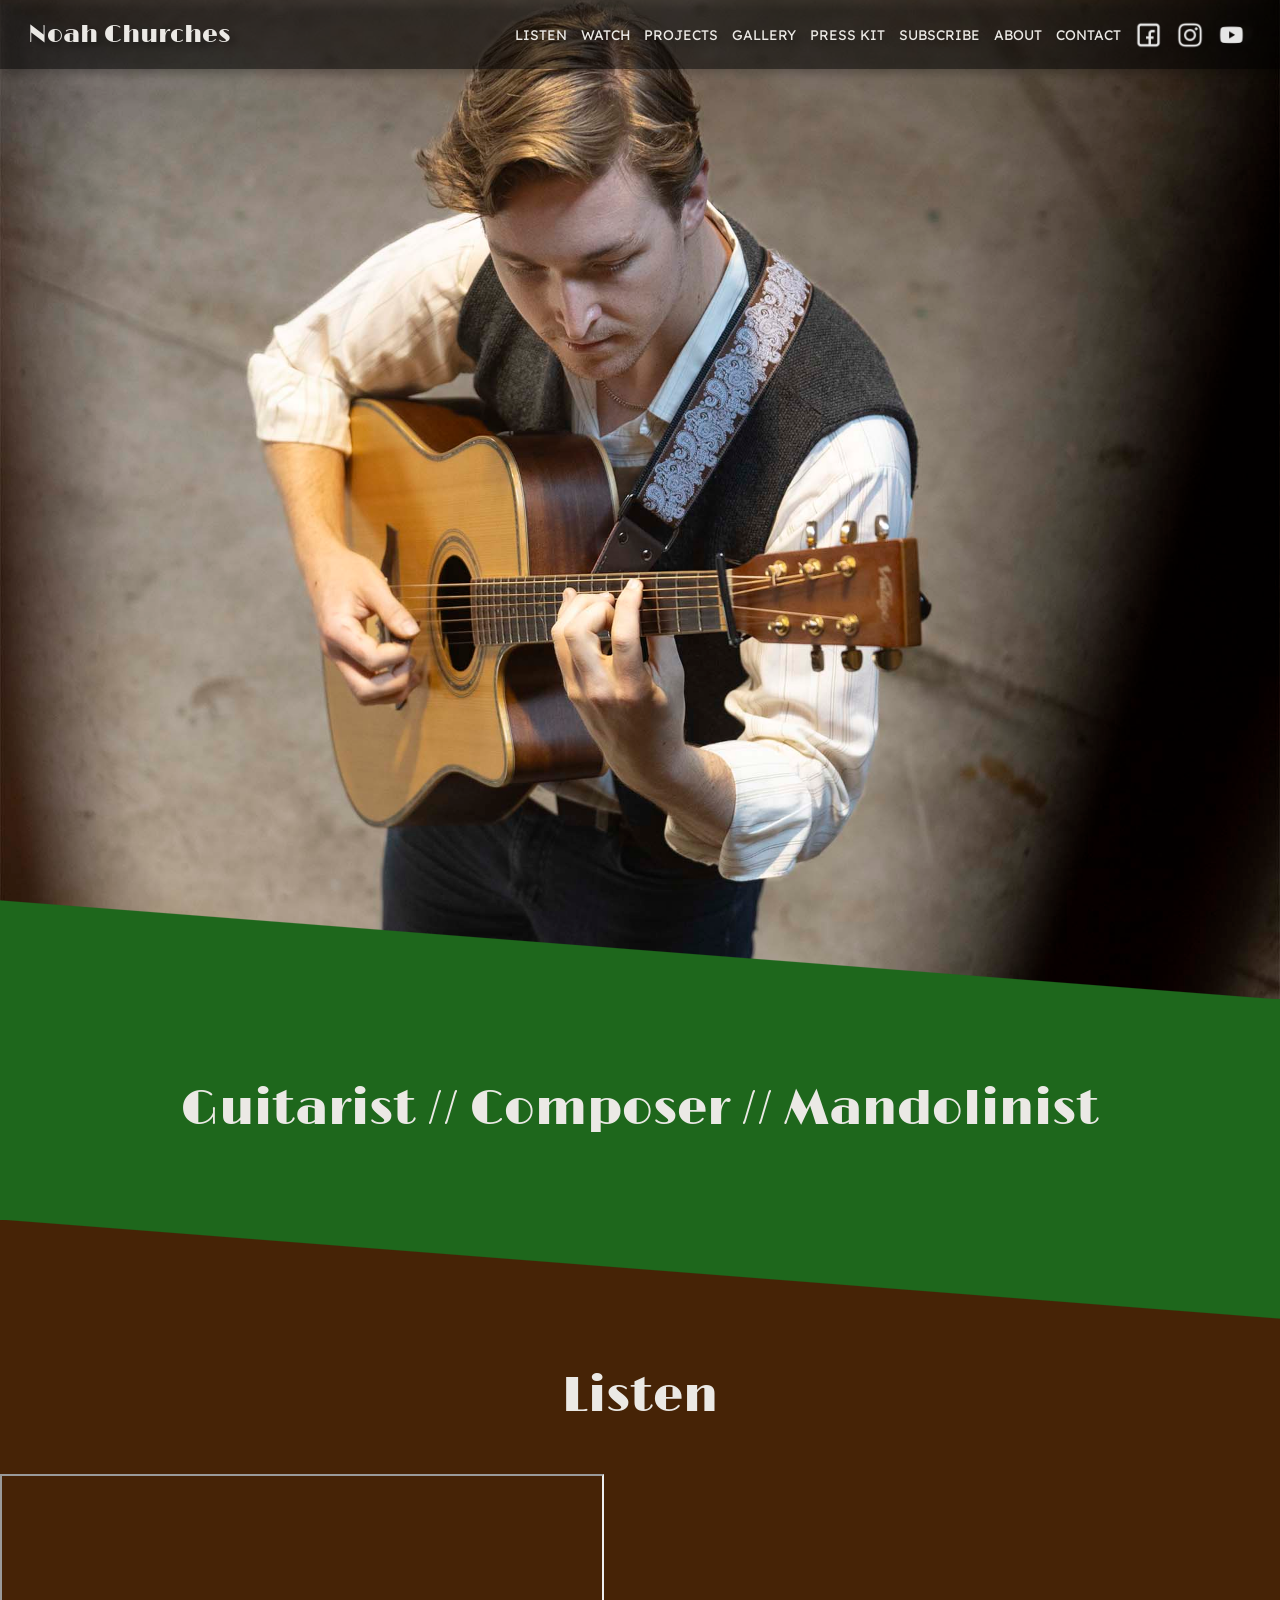
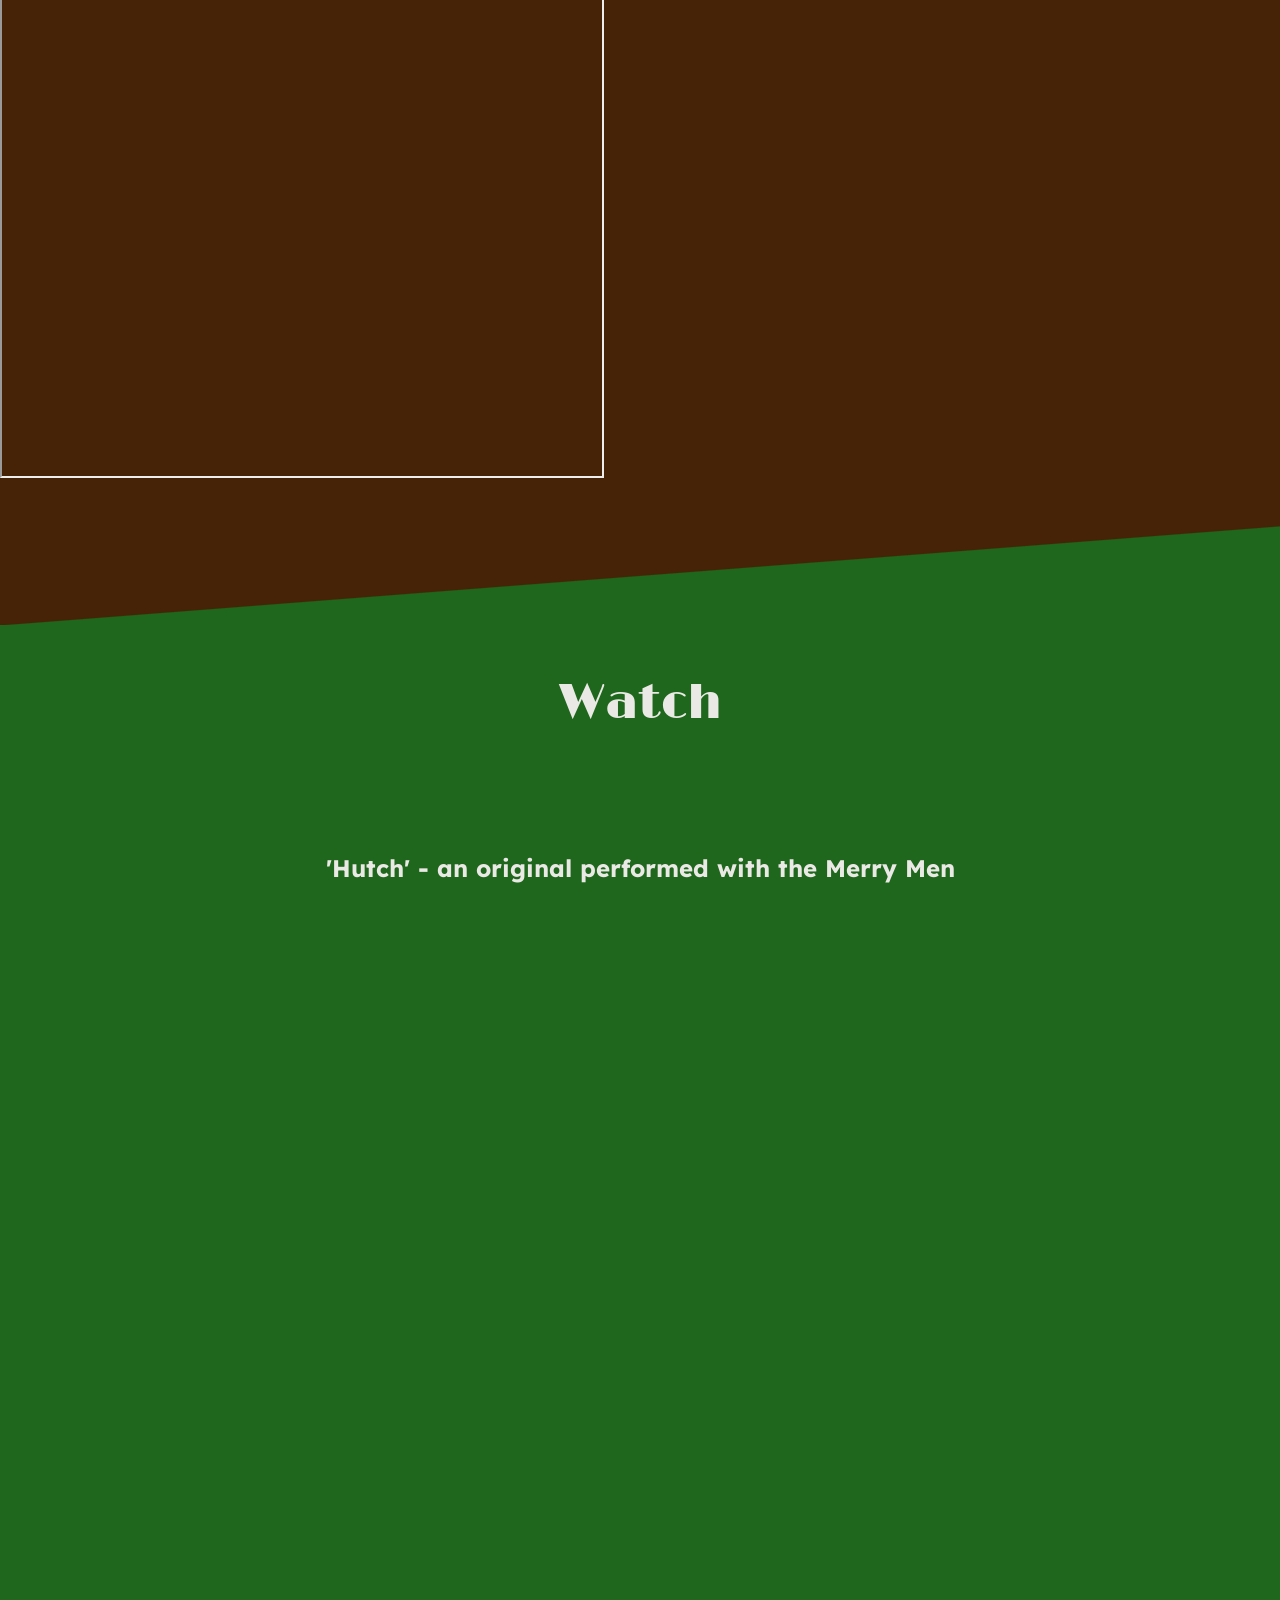
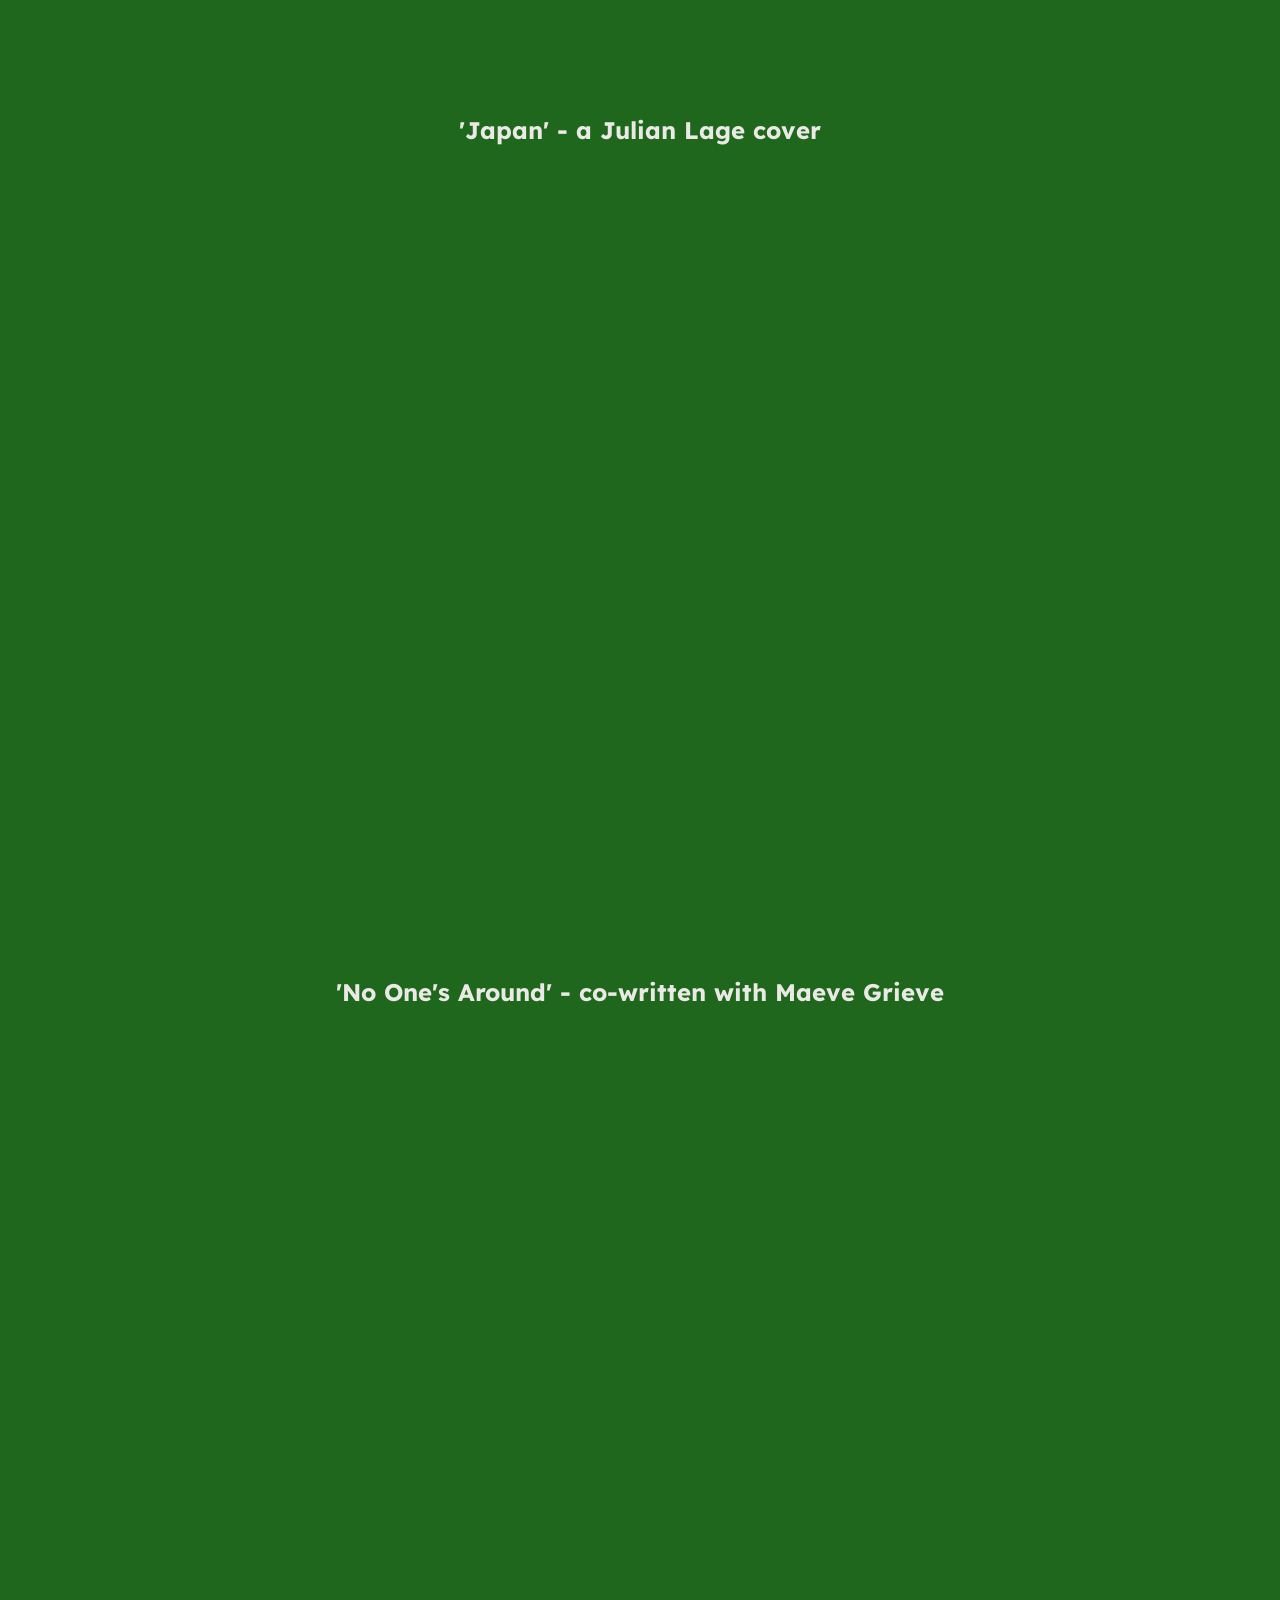
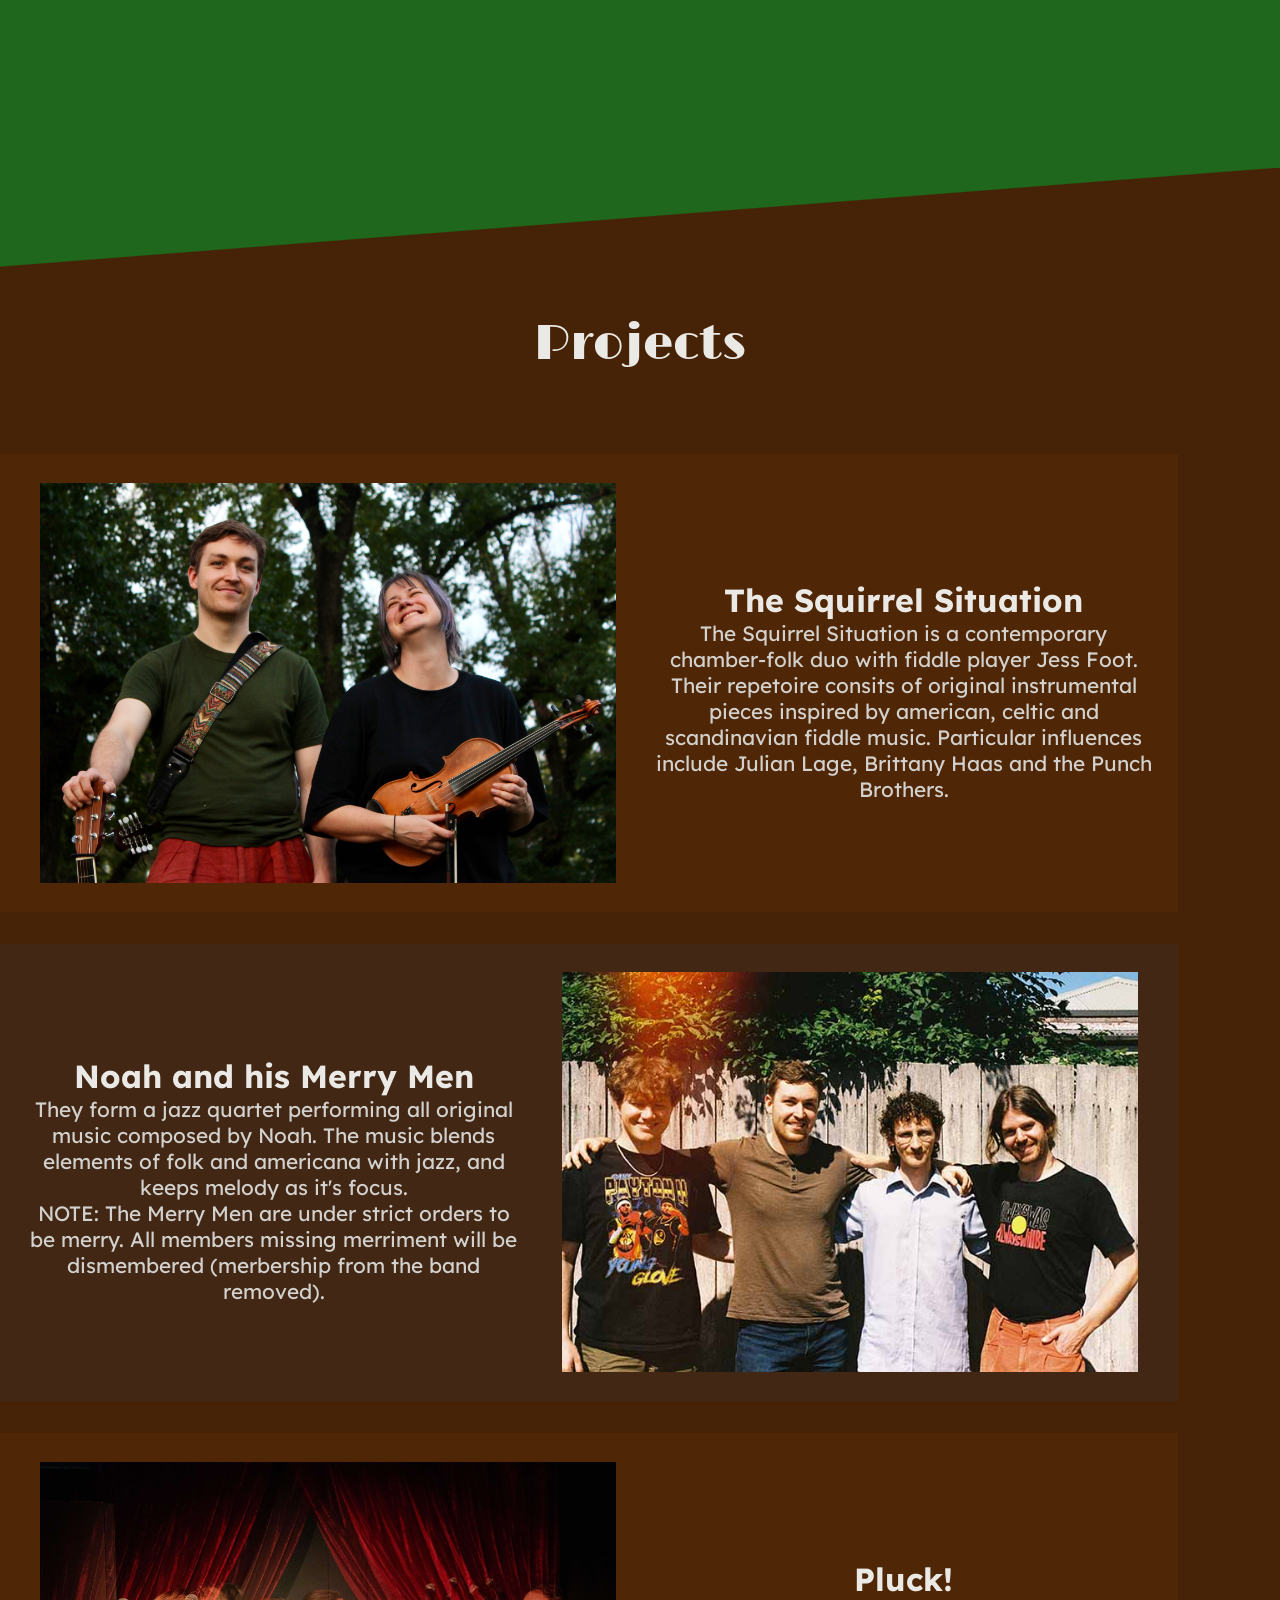
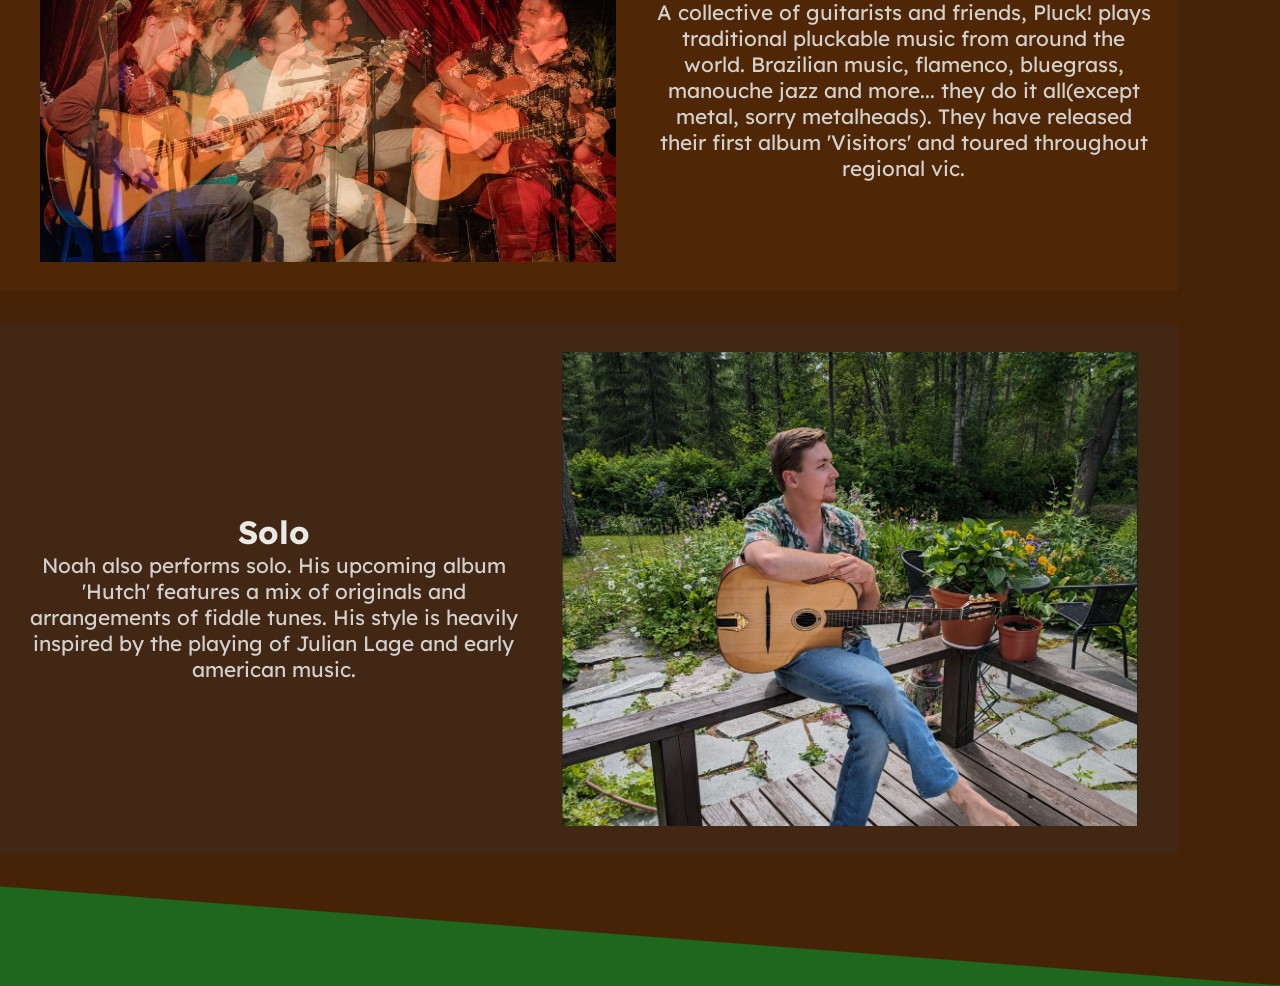
<file: index.html>
<!DOCTYPE html>
<html lang="en">
<head>
    <meta charset="UTF-8">
    <meta name="viewport" content="width=device-width, initial-scale=1.0">
    <title>Noah Churches</title>
    <link rel="stylesheet" href="style.css">
</head>
<body id="topofpage">
    <header>
        <nav>
            <div class="title"><a href="#topofpage">Noah Churches</a></div>
            <div class="nav-links">
                <a href="#listen">Listen</a>
                <a href="#watch">Watch</a>
                <a href="#projects">Projects</a>
                <a href="#gallery">Gallery</a>
                <a href="#presskit">Press Kit</a>
                <a href="#subscribe">Subscribe</a>
                <a href="#about">About</a>
                <a href="#contact">Contact</a>
                <a href="https://www.facebook.com/NoahJamesMusician" target="blank"><img src="/images/facebook-icon.png"></a>
                <a href="https://www.instagram.com/noahchurches/?hl=en" target="blank"><img src="/images/instagram-icon.png"></a>
                <a href="https://www.youtube.com/@noah_churches" target="blank"><img src="/images/youtube-icon.png"></a>
            </div>
            <div class="menu">
                <a onclick="sidebar_open()" class="menu-button"><img src="/images/menu-icon.png"></a>
                <div class="click-catch" id="clickCatch" onclick="sidebar_close()"></div>
                <div class="sidebar" id="MySideBar">
                    <a class="close-button" onclick="sidebar_close()"><img src="/images/close-icon.png" alt=""></a>
                    <div class="sidebar-links">
                        <a href="#listen" onclick="sidebar_close()">Listen</a>
                        <a href="#watch" onclick="sidebar_close()">Watch</a>
                        <a href="#projects" onclick="sidebar_close()">Projects</a>
                        <a href="#gallery" onclick="sidebar_close()">Gallery</a>
                        <a href="#presskit" onclick="sidebar_close()">Press Kit</a>
                        <a href="#subscribe" onclick="sidebar_close()">Subscribe</a>
                        <a href="#about" onclick="sidebar_close()">About</a>
                        <a href="#contact" onclick="sidebar_close()">Contact</a>
                        <div class="sidebar-social-links">
                            <a href="https://www.facebook.com/NoahJamesMusician" target="blank"><img src="/images/facebook-icon.png"></a>
                            <a href="https://www.instagram.com/noahchurches/?hl=en" target="blank"><img src="/images/instagram-icon.png"></a>
                            <a href="https://www.youtube.com/@noah_churches" target="blank"><img src="/images/youtube-icon.png"></a>
                        </div>
                    </div>
                </div>
            </div>
        </nav>
    </header>

    <div class="heroshot-container">
        <img class="hero-shot" src="/images/MandN-33 resized.jpg" alt="">
        <img class="diagonal" src="/images/section-diagonal.png" alt="">
    </div>

    <section class="tagline">
        <p>
            <h1>Guitarist // Composer // Mandolinist</h1>
        </p>
    </section>
    
    <section class="listen">
        <img class="diagonal" src="/images/section-diagonal-rot.png" alt="">
        <h1 ID="listen">Listen</h1>
        <iframe src="https://bandcamp.com/EmbeddedPlayer/album=529054034/size=large/bgcol=ffffff/linkcol=e99708/minimal=true/transparent=true/" seamless><a href="https://pluckmusic.bandcamp.com/album/visitors">Visitors by Pluck!</a></iframe>
        <img class="diagonal" src="/images/section-diagonal-rot-flip.png" alt="">
    </section>

    <section class="watch">
        <h1 ID="watch">Watch</h1>
        <h2>'Hutch' - an original performed with the Merry Men</h2>
        <div class="youtube-container">
            <iframe width="560" height="315" src="https://www.youtube.com/embed/C0-wlsPMuKY?si=JmI7KCE-mZbC14a-" title="YouTube video player" frameborder="0" allow="accelerometer; autoplay; clipboard-write; encrypted-media; gyroscope; picture-in-picture; web-share" referrerpolicy="strict-origin-when-cross-origin" allowfullscreen></iframe>
        </div>
        <h2>'Japan' - a Julian Lage cover</h2>
        <div class="youtube-container">
            <iframe src="https://www.facebook.com/plugins/video.php?height=314&href=https%3A%2F%2Fwww.facebook.com%2Fnoah.churches%2Fvideos%2F1043876996642479%2F%3Fidorvanity%3D872039284986271&show_text=false&width=560&t=0" width="560" height="314" style="border:none;overflow:hidden" scrolling="no" frameborder="0" allowfullscreen="true" allow="autoplay; clipboard-write; encrypted-media; picture-in-picture; web-share" allowFullScreen="true"></iframe>
        </div>
        <h2>'No One's Around' - co-written with Maeve Grieve</h2>
        <div class="youtube-container">
            <iframe src="https://www.youtube.com/embed/lNbhYzvuGU4?si=Lyy-I9e5VqKConKk" title="YouTube video player" frameborder="0" allow="accelerometer; autoplay; clipboard-write; encrypted-media; gyroscope; picture-in-picture; web-share" referrerpolicy="strict-origin-when-cross-origin" allowfullscreen></iframe>
        </div>
    </section>

    <section class="projects">
        <img class="diagonal" src="/images/section-diagonal-flip.png" alt="">
        <h1 ID="projects">Projects</h1>
        <div class="band-container">
            <img src="/images/TSS.jpeg">
            <div class="text-container">
                <h3>The Squirrel Situation</h3>
                <p>The Squirrel Situation is a contemporary chamber-folk duo with fiddle player Jess Foot. Their repetoire consits of original instrumental pieces inspired by american, celtic and scandinavian fiddle music. Particular influences include Julian Lage, Brittany Haas and the Punch Brothers.</p>
            </div>
        </div>

        <div class="band-container">
            <div class="text-container">
                <h3>Noah and his Merry Men</h3>
                <p>They form a jazz quartet performing all original music composed by Noah. The music blends elements of folk and americana with jazz, and keeps melody as it's focus.</p>
                <p>NOTE: The Merry Men are under strict orders to be merry. All members missing merriment will be dismembered (merbership from the band removed).</p>
            </div>
            <img src="/images/Noah and his Merry Men2.JPG">
        </div>

        <div class="band-container">
            <img src="/images/Pluck.jpg">            
            <div class="text-container">
                <h3>Pluck!</h3>
                <p>A collective of guitarists and friends, Pluck! plays traditional pluckable music from around the world. Brazilian music, flamenco, bluegrass, manouche jazz and more... they do it all(except metal, sorry metalheads). They have released their first album 'Visitors' and toured throughout regional vic.<p>
            </div>
        </div>

        <div class="band-container">       
            <div class="text-container">
                <h3>Solo</h3>
                <p>Noah also performs solo. His upcoming album 'Hutch' features a mix of originals and arrangements of fiddle tunes. His style is heavily inspired by the playing of Julian Lage and early american music.<p>
            </div>
            <img src="/images/2nd pic screenshot.png">     
        </div>

        <img class="diagonal" src="/images/section-diagonal.png" alt="">
    </section>

</body>


<script>
function sidebar_open() {
  document.getElementById("MySideBar").style.display = "block";
  document.getElementById("MySideBar").style.boxShadow = "-20px 20px 20px rgba(0, 0, 0, 0.2)";
  document.getElementById("clickCatch").style.display = "block";
}

function sidebar_close() {
  document.getElementById("MySideBar").style.display = "none";
  document.getElementById("MySideBar").style.boxShadow = "-20px 20px 20px rgba(0, 0, 0, 0)";
  document.getElementById("clickCatch").style.display = "none";
}
</script>
</html>
</file>
<file: style.css>
@import url('https://fonts.googleapis.com/css2?family=Courier+Prime:ital,wght@0,400;0,700;1,400;1,700&family=Exo:ital,wght@0,100..900;1,100..900&family=Finlandica:ital,wght@0,400..700;1,400..700&family=Fredericka+the+Great&family=Lexend:wght@100..900&family=Limelight&family=Merriweather:ital,opsz,wght@0,18..144,300..900;1,18..144,300..900&family=Poppins:ital,wght@0,100;0,200;0,300;0,400;0,500;0,600;0,700;0,800;0,900;1,100;1,200;1,300;1,400;1,500;1,600;1,700;1,800;1,900&family=Rye&family=Sancreek&family=Young+Serif&display=swap');

:root {
    --text-color: rgb(235, 233, 229);
    --text-color2: rgb(211, 209, 205);
    --base-color: rgb(30, 103, 28);
    --alt-color: rgb(70, 35, 6);
}

body {
    background-color: black;
    padding: 0;
    margin: 0;
}

header {
    width: 100%;
    background-color: rgba(0, 0, 0, 0);
    display: block;
    position: fixed;
    top: 0px;
    z-index: +1;
}

nav {
    font-size: calc((2vw + 100%) / 3);
    display: flex;
    padding: 1em 2em;
    filter: drop-shadow(5px 5px 4px #0000007a);
    background-color: rgba(0, 0, 0, 0.466);
}

nav div {
    display: inline-flex;
}

.nav-links {
    flex-grow: 0;
}

.nav-links a {
    display: inline;
    padding: 0.5em;
    align-self: center;
    color: var(--text-color);
    font-family: lexend;
    text-transform: uppercase;
    filter: brightness(100%);
    transition: filter .15s ease-in 0s;
    transition: scale .15s ease-in-out 0s;
    text-decoration: none;
    white-space: nowrap;
}

.nav-links a:hover {
    filter: brightness(90%);
    scale: 98%;
}

.nav-links a img {
    display: block;
    align-self: center;
    margin: 0;
    padding: 0;
    width: 2em;
}

.heroshot-container {
    display: block;
    width: 100%;
    height: calc(100vh + 100px);
    padding: 0;
    margin: 0;
    position: relative;
}

.hero-shot {
    width: 100%;
    height: 100%;
    object-fit: cover;
    object-position: 50% 8%;
    padding: 0;
    margin: 0;
}

.title {
    flex-grow: 1;
    margin: 0 1em 0 0;
    white-space: nowrap;
    align-self: center;
}

.title a {
    text-decoration: none;
    font-family: limelight, "young serif";
    font-weight: normal;
    font-size: 1.8em ;
    color: var(--text-color);
}

.menu {
    display: none;
}

.diagonal {
    position: absolute;
    width: 100%;
    bottom: 0px;
    left: 0px;
    height: 100px;
    padding: 0px;
    margin: 0px;
}

section {
    display: flexbox;
    width: 100%;
    padding: 0px;
}

section p {
    margin: 0;
    justify-self: center;
}

section .diagonal {
    width: 100%;
    bottom: 0px;
    left: 0px;
    display: block;
    position: relative;
    height: 100px;
}

h1 {
    font-family: limelight;
    font-weight: normal;
    color: var(--text-color);
    margin: 0em;
    padding: 1em;
    justify-self: center;
    font-size: 3em;
    text-align: center;
}

h2 {
    font-family: lexend;
    justify-self: center;
    text-align: center;
    color: var(--text-color);
    margin: 3em 0 1em 0;
}

.tagline {
    background-color: var(--base-color);
    padding: 2em 0em;
}

.listen {
    background-color: var(--alt-color);
    padding: 0px;
    margin: 0em;
}

.watch {
    background-color: var(--base-color);
}

.projects {
    background-color: var(--alt-color) ;
}

.listen iframe {
    justify-self: center;
    width: 80vw;
    height: 80vw;
    max-width: 600px;
    max-height: 600px;
    display: block;
    margin: 0 0 3em 0;
}

.youtube-container {
    aspect-ratio: 16 / 9;
    display: flex;
    width: 90vw;
    height: auto;
    max-height: 75vh;
    justify-self: center;
    justify-content: center;
    padding: 1.5em 0em 4em;
}

.youtube-container iframe {
    aspect-ratio: 16 / 9;
    width: auto;
    height: auto;
    padding: 0px;
    margin: 0px;
}

.band-container {
    display: flex;
    width: 90%;
    height: auto;
    justify-self: center;
    flex-wrap: wrap-reverse;
    padding: 1vw;
    margin: 2em 0em;
    background-color: rgba(255, 115, 0, 0.055);
}

.band-container:nth-of-type(2) {
    flex-wrap: wrap;
    background-color: rgba(0, 119, 255, 0.055);
}

.band-container:nth-of-type(4) {
    flex-wrap: wrap;
    background-color: rgba(0, 119, 255, 0.055);
}

h3 {
    font-family: lexend;
    color: var(--text-color);
    text-align: center;
    justify-self: center;
    align-self: center;
    display: block;
    font-size: 2em;
    margin: 0.5em 0 0 0;
    padding: 0;
}

.band-container img {
    width: 50%;
    height: auto;
    max-width: 800px;
    border-radius: 1em;
    min-width: 500px;
    min-height: 400px;
    object-fit: cover;
    margin: 0 auto;
    padding: 1em;
}

.band-container .text-container {
    width: 33vw;
    max-width: 600px;
    min-width: 500px;
    margin: auto;
}

.band-container p {
    color: var(--text-color2);
    font-family: lexend, 'courier prime';
    font-size: 1.3em;
    text-align: center;
    margin: auto 0em;
}

@media screen and (max-width: 900px) {
    .nav-links {
        display: none;
    }
  
    .menu {
    display: inline;
    align-self: center;
    transition: filter .15s ease-in 0s;
    transition: scale .15s ease-in-out 0s;
    }

  .menu-button:hover {
    filter: brightness(90%);
    scale: 98%;
    }

    .menu img {
    display: flex;
    width: 2rem;
    height: auto;
    align-self: center;
    align-self: center;
    }

    .title {
        font-size: 1rem;
    }

    .click-catch {
        display: none;
        position: absolute;
        background-color: black;
        top: 0px;
        left: 0px;
        opacity: 50%;
        width: 100vh;
        height: 100vh;
    }
    
    .sidebar {
        display: none;
        position: absolute;
        width: 300px;
        height: 100vh;
        background-color: rgb(92, 121, 155);
        right: 0px;
        top: 0px;
        font-size: 1.3rem;
    }

    .close-button {
        display: inline-block;
        margin: 1em;
        filter: opacity(100%) brightness(0%);
        scale: 100%;
        transition: filter .3s, scale .3s;
    }

    .close-button:hover {
        scale: 95%;
        filter: opacity(60%) brightness(0%);
    }

    .sidebar-links {
        display: block;
        align-content: center;
        align-self: center;
        align-items: center;
    }
    
    .sidebar-links a {
        display: block;
        align-self: center;
        text-align: center;
        padding: 1em;
        font-family: lexend;
        text-transform: uppercase;
        text-decoration: none;
        color: black;
        scale: 100%;
        filter: opacity(100%);
        transition: scale 0.3s, filter 0.3s;
    }

    .sidebar-links a:hover {
        scale: 95%;
        filter: opacity(60%);
    }

    .sidebar-social-links {
        display: block;
        margin: 1em;
        padding: 0em;
        align-content: center;
        align-items: center;
        text-align: center;
        justify-self: center;
    }

    .sidebar-social-links a {
        display: inline-block;
        margin: 0em;
        padding: 0em;
        align-self: center;
        justify-self: center;
    }

    .sidebar-social-links a img{
        width: 1.5em;
        padding: 0em;
        margin: 0em;
        filter: brightness(0%);
    }
}

@media screen and (max-width: 1198px) {
    .band-container .text-container {
        width: 100%;
        max-width: 3000px;
        min-width: 1px;
        margin: auto;
        padding: 2%;
        
    }
    
    .band-container img {
        width: 100%;
        height: auto;
        max-width: none;
        border-radius: 1em;
        min-width: 1px;
        min-height: 1px;
        object-fit: cover;
        margin: 0em;
        padding: 1em 2% 2em 2%em;
    }
}
</file>
